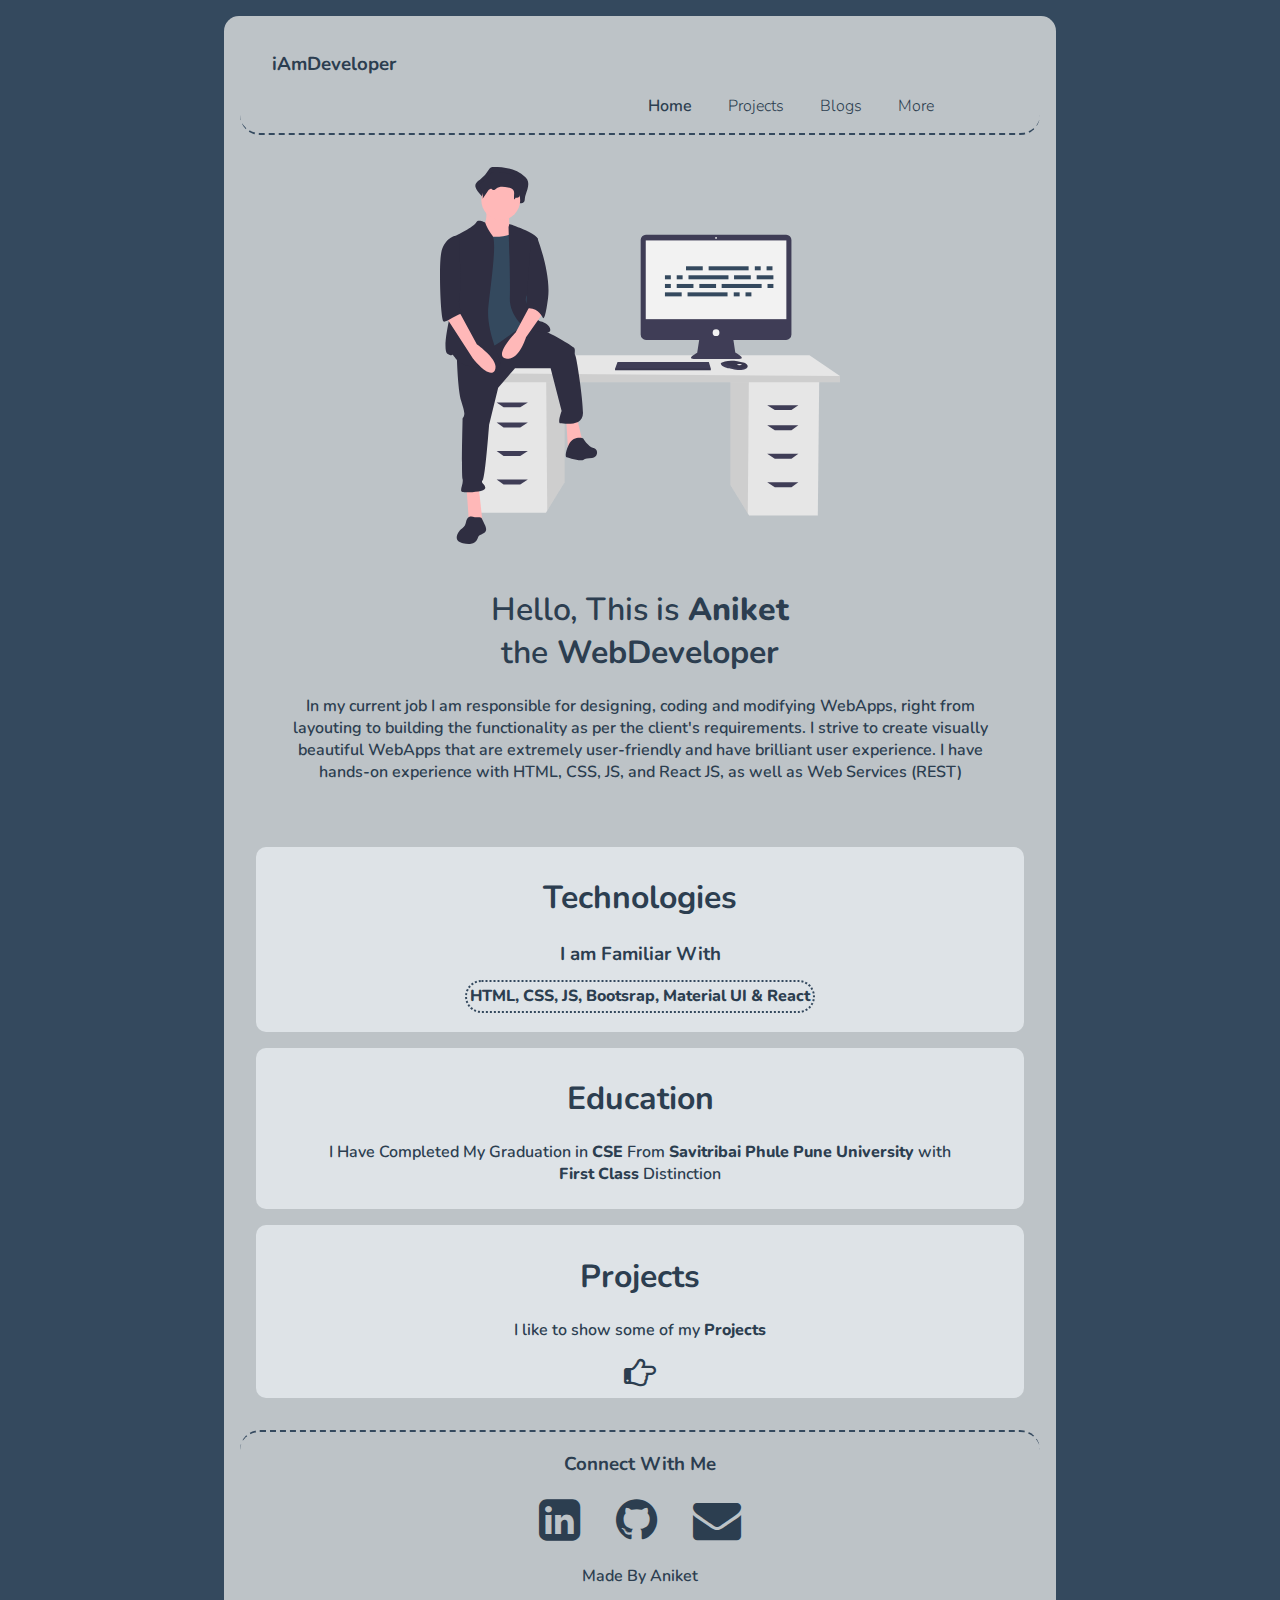
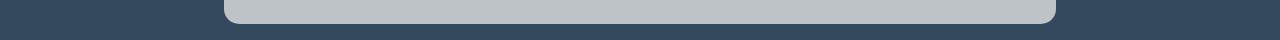
<file: index.html>
<!DOCTYPE html>
<html lang="en">
<head>
    <meta charset="UTF-8">
    <meta http-equiv="X-UA-Compatible" content="IE=edge">
    <meta name="viewport" content="width=device-width, initial-scale=1.0">
    <title>Aniket Kasale</title>
    <link rel="stylesheet" href="style.css">
    <link rel="stylesheet" href="./font-awesome-4.7.0/css/font-awesome.min.css">
    <link rel="stylesheet" href="responsive.css">
</head>
<body >
    <div class="container">
    <nav>
        <div style="font-weight:800; padding: 0rem 0rem 0rem 2rem;">
            <h3>iAmDeveloper</h3>
        </div>
        <ul>
            <li><a href="/" class="active">Home</a></li>
            <li><a href="./projects.html">Projects</a></li>
            <li><a href="./blog.html">Blogs</a></li>
            <li><a href="./certificates.html">More</a></li>
        </ul>
    </nav>
    <header>
        <img src="./images/undraw_feeling_proud_qne1.svg" alt="">
        <br>
        <h1 >
        <span style="font-weight: 600;">Hello, This is</span><span style="font-weight: 800; color: #2c3e50;"> Aniket </span><br><span style="font-weight: 600;">the</span> WebDeveloper</h1>
        <p style="font-weight: 600;">In my current job I am responsible for designing, coding and modifying WebApps, right from layouting to building the functionality as per the client's requirements. I strive to create visually beautiful WebApps that are extremely user-friendly and have brilliant user experience. I have hands-on experience with HTML, CSS, JS, and React JS, as well as Web Services (REST)</p>
    </header>
    <section>
        <h1>Technologies</h1>
        <p style="font-weight: 600;"></p> <h3>I am Familiar With </h3><span class="skills"> HTML, CSS, JS, Bootsrap, Material UI & React</span></p>
    </section>
    <section>
        <h1>Education</h1>
        <p style="font-weight: 600;">I Have Completed My Graduation in<span style="font-weight: 800; color: #2c3e50;"> CSE</span> From <span style="font-weight: 800; color: #2c3e50;"> Savitribai Phule Pune University</span> with <br> <span style="font-weight: 800; color: #2c3e50;"> First Class</span> Distinction</p>
    </section>
    <section>
        <h1>Projects</h1>
        <p style="font-weight: 600;">I like to show some of my<span style="font-weight: 800; color: #2c3e50;"> Projects</span></p>
        <a href="./projects.html"><i class="fa fa-hand-o-right fa-2x" style="color: #2c3e50;" aria-hidden="true"></i></a>
    </section>
    <footer>
        <h3>Connect With Me</h3>
       <a href="https://www.linkedin.com/in/aniket-kasale/"> <i class="fa fa-linkedin-square fa-3x" style="color: #2c3e50;" aria-hidden="true" ></i></a>
       <a href="https://github.com/aniketkasale"><i class="fa fa-github fa-3x"style="color: #2c3e50;" aria-hidden="true"></i></a>
       <a href="mailto:aniketkasale02@gmail.com"><i class="fa fa-envelope fa-3x" style="color: #2c3e50;" aria-hidden="true"></i></a>
       <h4 style="font-weight: 600;"> Made By Aniket</h4>
    </footer>
</div>
</body>
</html>
</file>
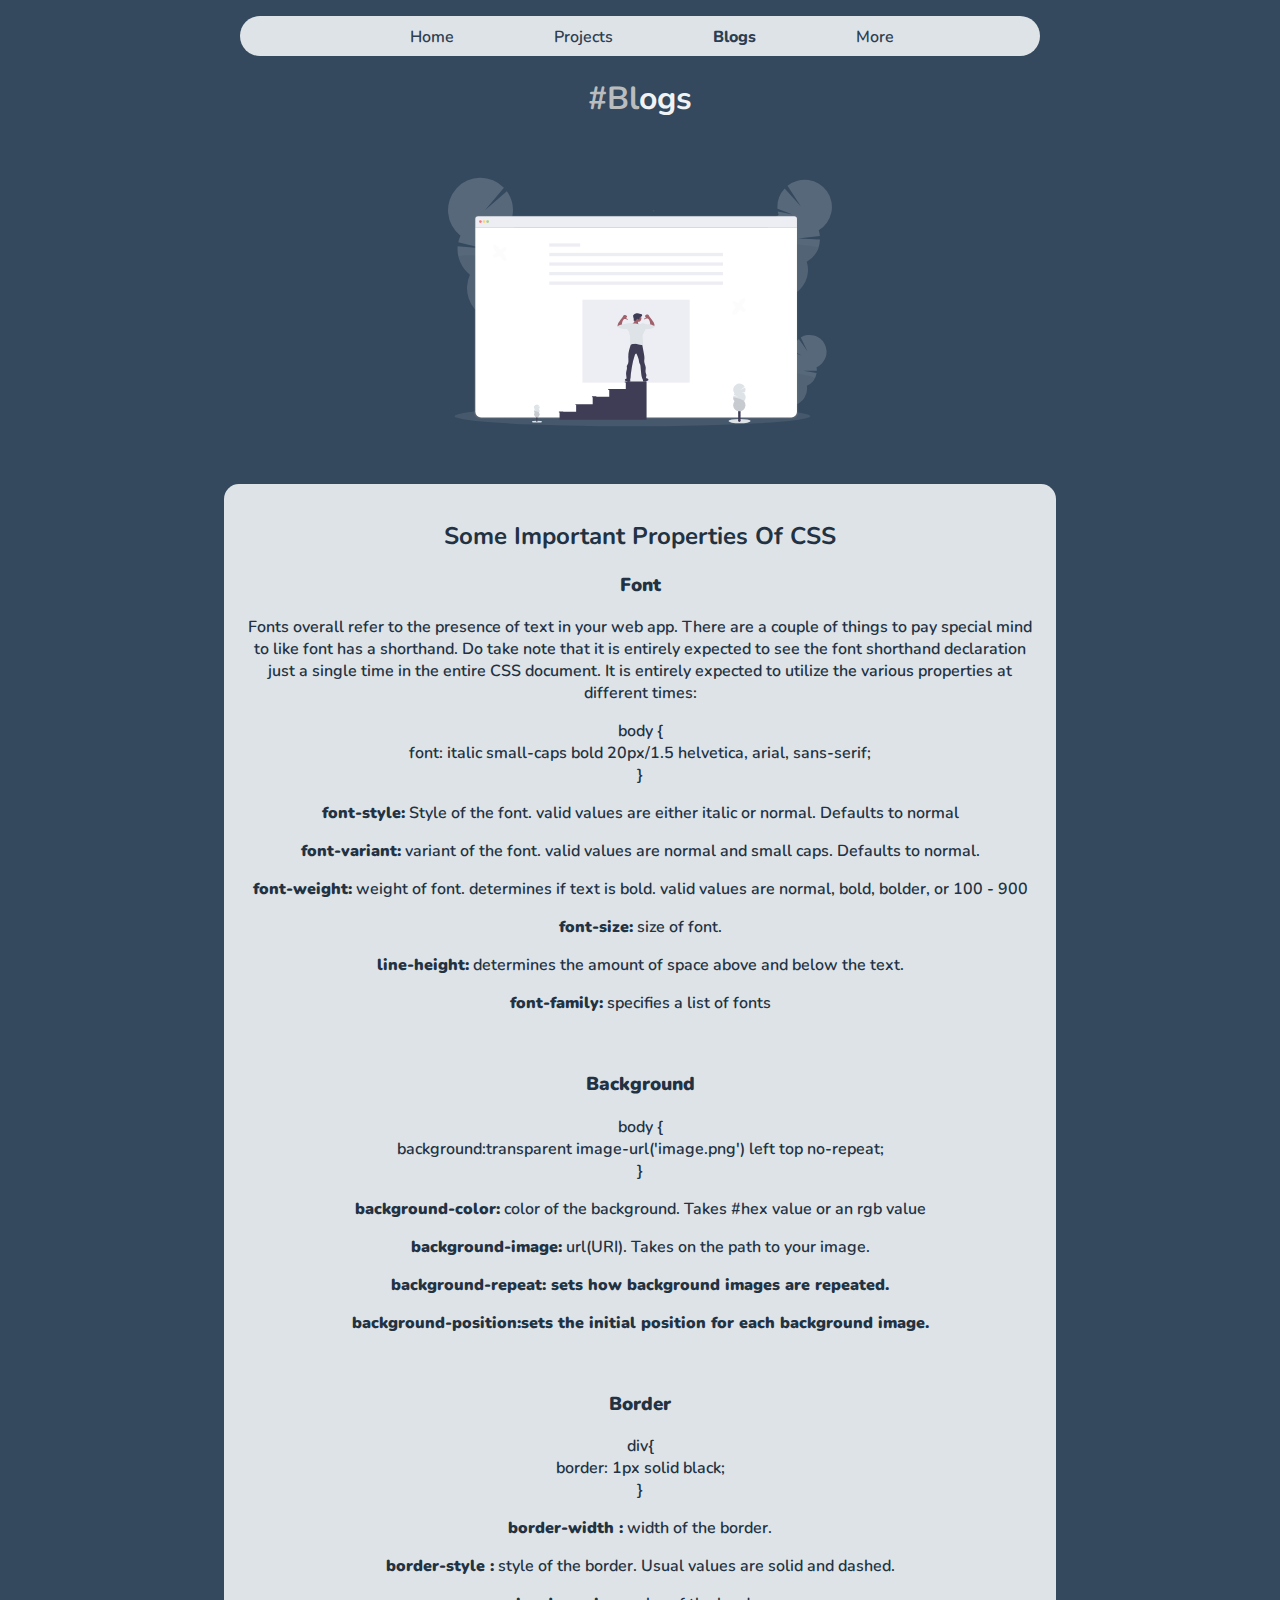
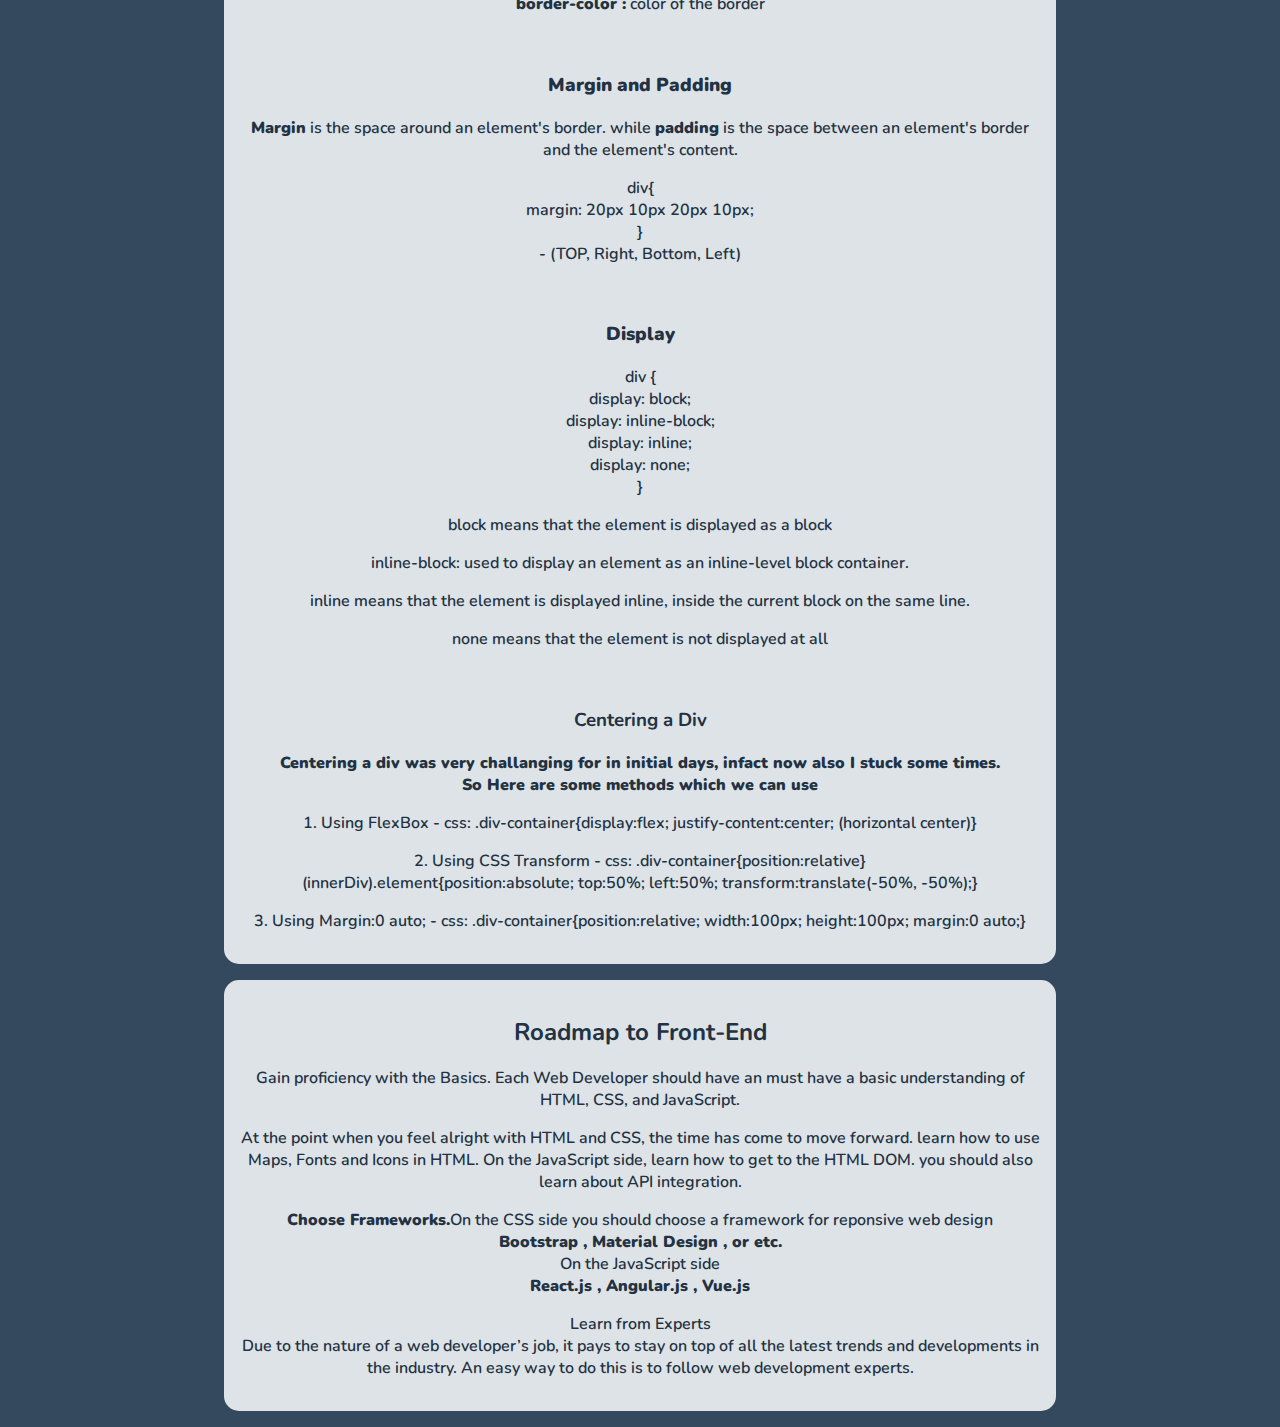
<file: blog.html>
<!DOCTYPE html>
<html lang="en">
<head>
    <meta charset="UTF-8">
    <meta http-equiv="X-UA-Compatible" content="IE=edge">
    <meta name="viewport" content="width=device-width, initial-scale=1.0">
    <title>Aniket | Blogs</title>
    <link rel="stylesheet" href="blog.css">
</head>
<body>
    <nav>
        <ul>
            <li><a href="./index.html" >Home</a></li>
            <li><a href="./projects.html" >Projects</a></li>
            <li><a href="/" class="active" >Blogs</a></li>
            <li><a href="./certificates.html">More</a></li>
        </ul>
    </nav>
    <h1 style="color: #f0f3f5;"><span style="color: #babcbd;">#Bl</span>ogs</h1>
    <img src="./images/undraw_about_me_wa29.svg" alt="">
    <div class="container">
        <h2>
            Some Important Properties Of CSS
        </h2>
        
        <h3><b>Font</b></h3>
   <p>Fonts overall refer to the presence of text in your web app. There are a couple of things to pay special mind to like font has a shorthand. Do take note that it is entirely expected to see the font shorthand declaration just a single time in the entire CSS document. It is entirely expected to utilize the various properties at different times:</p>
   <p>body { <br>
    font: italic small-caps bold 20px/1.5 helvetica, arial, sans-serif;
    <br>
}</p>
   <p><b>font-style:</b> Style of the font. valid values are either italic or normal. Defaults to normal</p>
<p><b>font-variant:</b> variant of the font. valid values are normal and small caps. Defaults to normal.</p>
<p><b>font-weight:</b> weight of font. determines if text is bold. valid values are normal, bold, bolder, or 100 - 900</p>
<p><b>font-size:</b> size of font.</p>
<p><b>line-height:</b> determines the amount of space above and below the text.</p>
<p><b>font-family:</b> specifies a list of fonts</p>
<br>
<h3><b>Background</b></h3>
<p>body { <br>
    background:transparent image-url('image.png') left top no-repeat; <br>
}</p>
<p><b>background-color:</b> color of the background. Takes #hex value or an rgb value</p>
<p><b>background-image:</b> url(URI). Takes on the path to your image.</p>
<p><b>background-repeat: sets how background images are repeated.</b></p>
<p><b>background-position:sets the initial position for each background image.</b></p>
<br>
<h3><b>Border</b></h3>
<p>div{ <br>
    border: 1px solid black;  <br>}</p>
<p><b>border-width :</b> width of the border.</p>
<p><b>border-style :</b> style of the border. Usual values are solid and dashed.</p>
<p><b>border-color :</b> color of the border</p>
<br>
<h3><b>Margin and Padding</b></h3>
<p><b>Margin</b> is the space around an element's border. while <b>padding</b> is the space between an element's border and the element's content.</p>
<p>div{ <br>
    margin: 20px  10px 20px 10px; <br>}  <br>- (TOP, Right, Bottom, Left)</p>
    <br>
    <h3><b>Display</b></h3>
    <p>div { <br>
        display: block; <br>
        display: inline-block; <br>
        display: inline; <br>
        display: none; <br>
    }</p>
    <p> block means that the element is displayed as a block</p>
    <p>inline-block: used to display an element as an inline-level block container.</p>
    <p>inline means that the element is displayed inline, inside the current block on the same line.</p>
    <p>none means that the element is not displayed at all </p>
    <br>
    <h3>
        Centering a Div
    </h3>
    
    <p><b>Centering a div was very challanging for in initial days, infact now also I stuck some times. <br>So Here are some methods which we can use</b></p>
<p>1. Using FlexBox - css: .div-container{display:flex; justify-content:center; (horizontal center)}</p>
<p>2. Using CSS Transform - css: .div-container{position:relative} <br>(innerDiv).element{position:absolute; top:50%; left:50%; transform:translate(-50%, -50%);}</p>
<p>3. Using Margin:0 auto; - css: .div-container{position:relative; width:100px; height:100px; margin:0 auto;}</p>

    </div>
 
    <div class="container">
        <h2>
            Roadmap to Front-End 
        </h2>
        
        <p>Gain proficiency with the Basics. Each Web Developer should have an must have a basic understanding of HTML, CSS, and JavaScript.</p>
       
        <p>At the point when you feel alright with HTML and CSS, the time has come to move forward. 

            learn how to use Maps, Fonts and Icons in HTML. 
            
            On the JavaScript side, learn how to get to the HTML DOM. 
            
            you should also learn about API integration.</p> 
            
        <p> <b>Choose Frameworks.</b>On the CSS side you should choose a framework for reponsive web design <br><b>Bootstrap  ,  Material Design , or etc. </b> <br> On the JavaScript side  <br><b>React.js  ,  Angular.js  ,  Vue.js</b></p>
    <p>Learn from Experts <br>
        Due to the nature of a web developer’s job, it pays to stay on top of all the latest trends and developments in the industry. An easy way to do this is to follow web development experts.</p>
    </div>
    
</body>
</html>
</file>
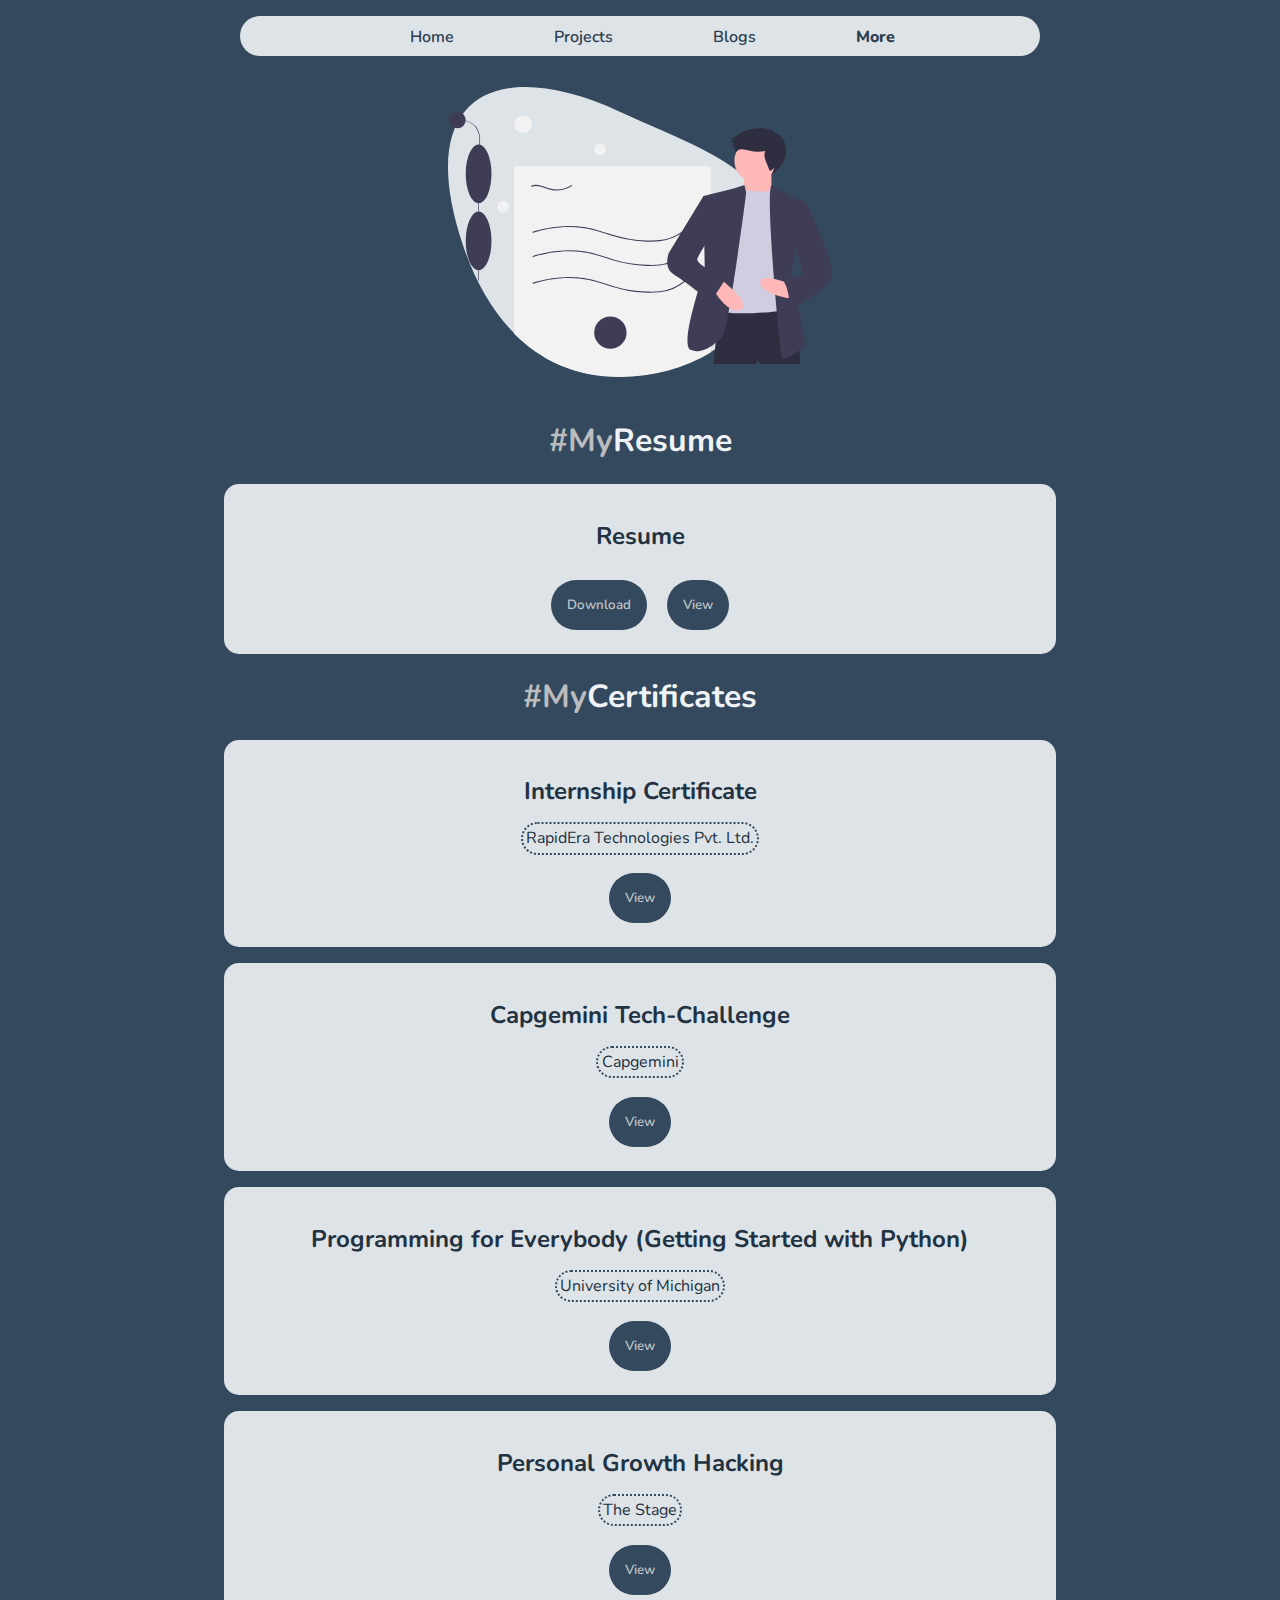
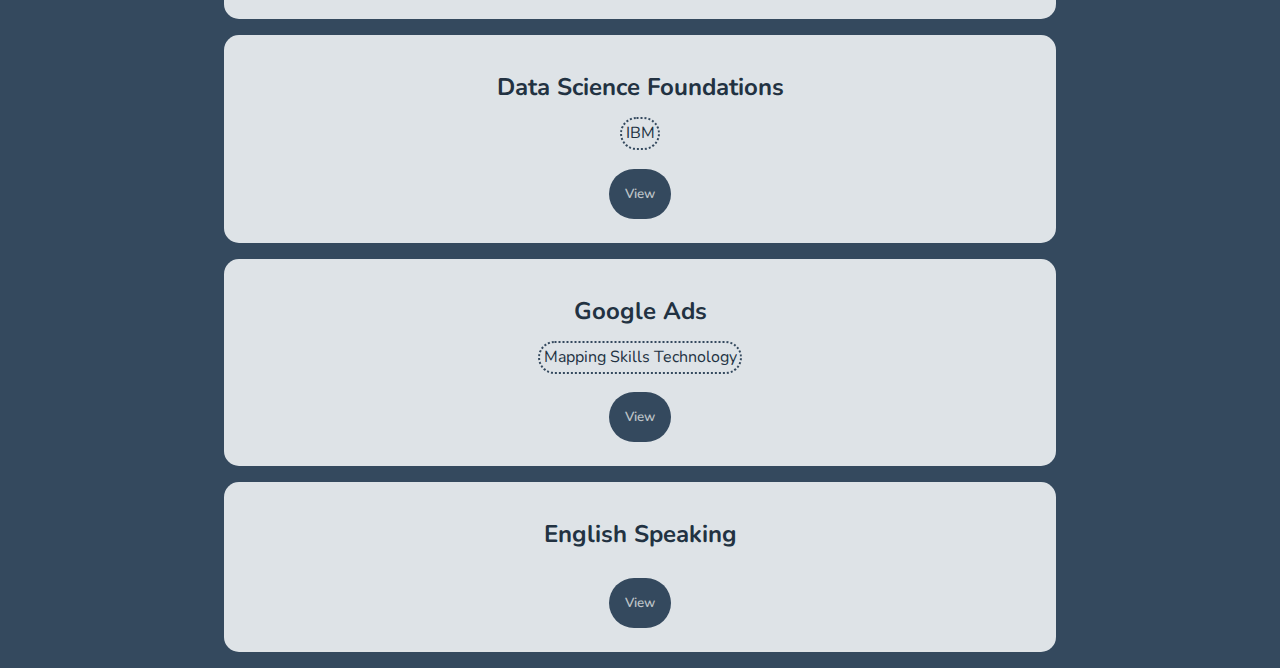
<file: certificates.html>
<!DOCTYPE html>
<html lang="en">
<head>
    <meta charset="UTF-8">
    <meta http-equiv="X-UA-Compatible" content="IE=edge">
    <meta name="viewport" content="width=device-width, initial-scale=1.0">
    <title>Aniket | Projects</title>
    <link rel="stylesheet" href="certificates.css">
</head>
<body>
    <nav>
        <ul>
            <li><a href="./index.html" >Home</a></li>
            <li><a href="/" >Projects</a></li>
            <li><a href="./blog.html" >Blogs</a></li>
            <li><a href="./certificates.html" class="active" >More</a></li>
        </ul>
    </nav>
    
    <img src="./images/undraw_certificate_343v.svg" alt="">
    <h1 style="color: #f0f3f5;"><span style="color: #babcbd;">#My</span>Resume</h1>
    <div class="container">
        <h2>
            Resume 
        </h2>
        
        <p></p>
        <button><a href="./Resume/Resume (3).pdf" download="">Download</a></button> 
        <button><a target="_blank" href="https://drive.google.com/file/d/1Jdlh_TzH0hnYG_HQkZGzYjENtzs-1lPN/view?usp=sharing">View</a></button> 

    </div>

    <h1 style="color: #f0f3f5;"><span style="color: #babcbd;">#My</span>Certificates</h1>
    
    <div class="container">
        <h2>
            Internship Certificate
        </h2>
        <span >RapidEra Technologies Pvt. Ltd.</span>
        <p></p>
        <button><a target="_blank" href="https://drive.google.com/file/d/176gnJe2x9EzHdxRXbXssuO0GkFKviCIl/view?usp=sharing">View</a></button> 
    </div>
    <div class="container">
        <h2>
            Capgemini Tech-Challenge
        </h2>
        <span >Capgemini</span>
        <p></p>
        <button><a target="_blank" href="https://drive.google.com/file/d/1yal9spgpMwkt-3kFmC1Wk8faDXefqL3M/view?usp=sharing">View</a></button> 
    </div>
    <div class="container">
        <h2>
            Programming for Everybody (Getting Started with Python)
        </h2>
        <span > University of Michigan </span>
        <p></p>
        <button><a target="_blank" href="https://drive.google.com/file/d/1ZzyOEn6rbRNd8fbAmOrqdz5Olspd0Kdf/view?usp=sharing"> View</a></button> 

    </div>
    <div class="container">
        <h2>
            Personal Growth Hacking
        </h2>
        <span > The Stage </span>
        <p></p>
        <button><a target="_blank" href="https://drive.google.com/file/d/1s5HK0mezLmeGaaWqwy2U9sd6th5_c_Lp/view?usp=sharing"> View</a></button> 

    </div>
    <div class="container">
        <h2>
            Data Science Foundations
        </h2>
        <span > IBM </span>
        <p></p>
        <button><a target="_blank" href="https://drive.google.com/file/d/1k5GkF9Ll8gAeEh7vc9mThD8KL37_RqTn/view?usp=sharing"> View</a></button> 

    </div>
    <div class="container">
        <h2>
            Google Ads
        </h2>
        <span > Mapping Skills Technology </span>
        <p></p>
        <button><a target="_blank" href="https://drive.google.com/file/d/1Kpy3nsf63s3Z8MVFvcUBPVTpqd-7en5n/view?usp=sharing"> View</a></button> 

    </div>
    <div class="container">
        <h2>
            English Speaking
        </h2>
        
        <p></p>
        <button><a target="_blank" href="https://drive.google.com/file/d/16As2DxTDMUMVjO82pWM1SDaSf9jQDxz1/view?usp=sharing"> View</a></button> 

    </div>
    
    
</body>
</html>
</file>
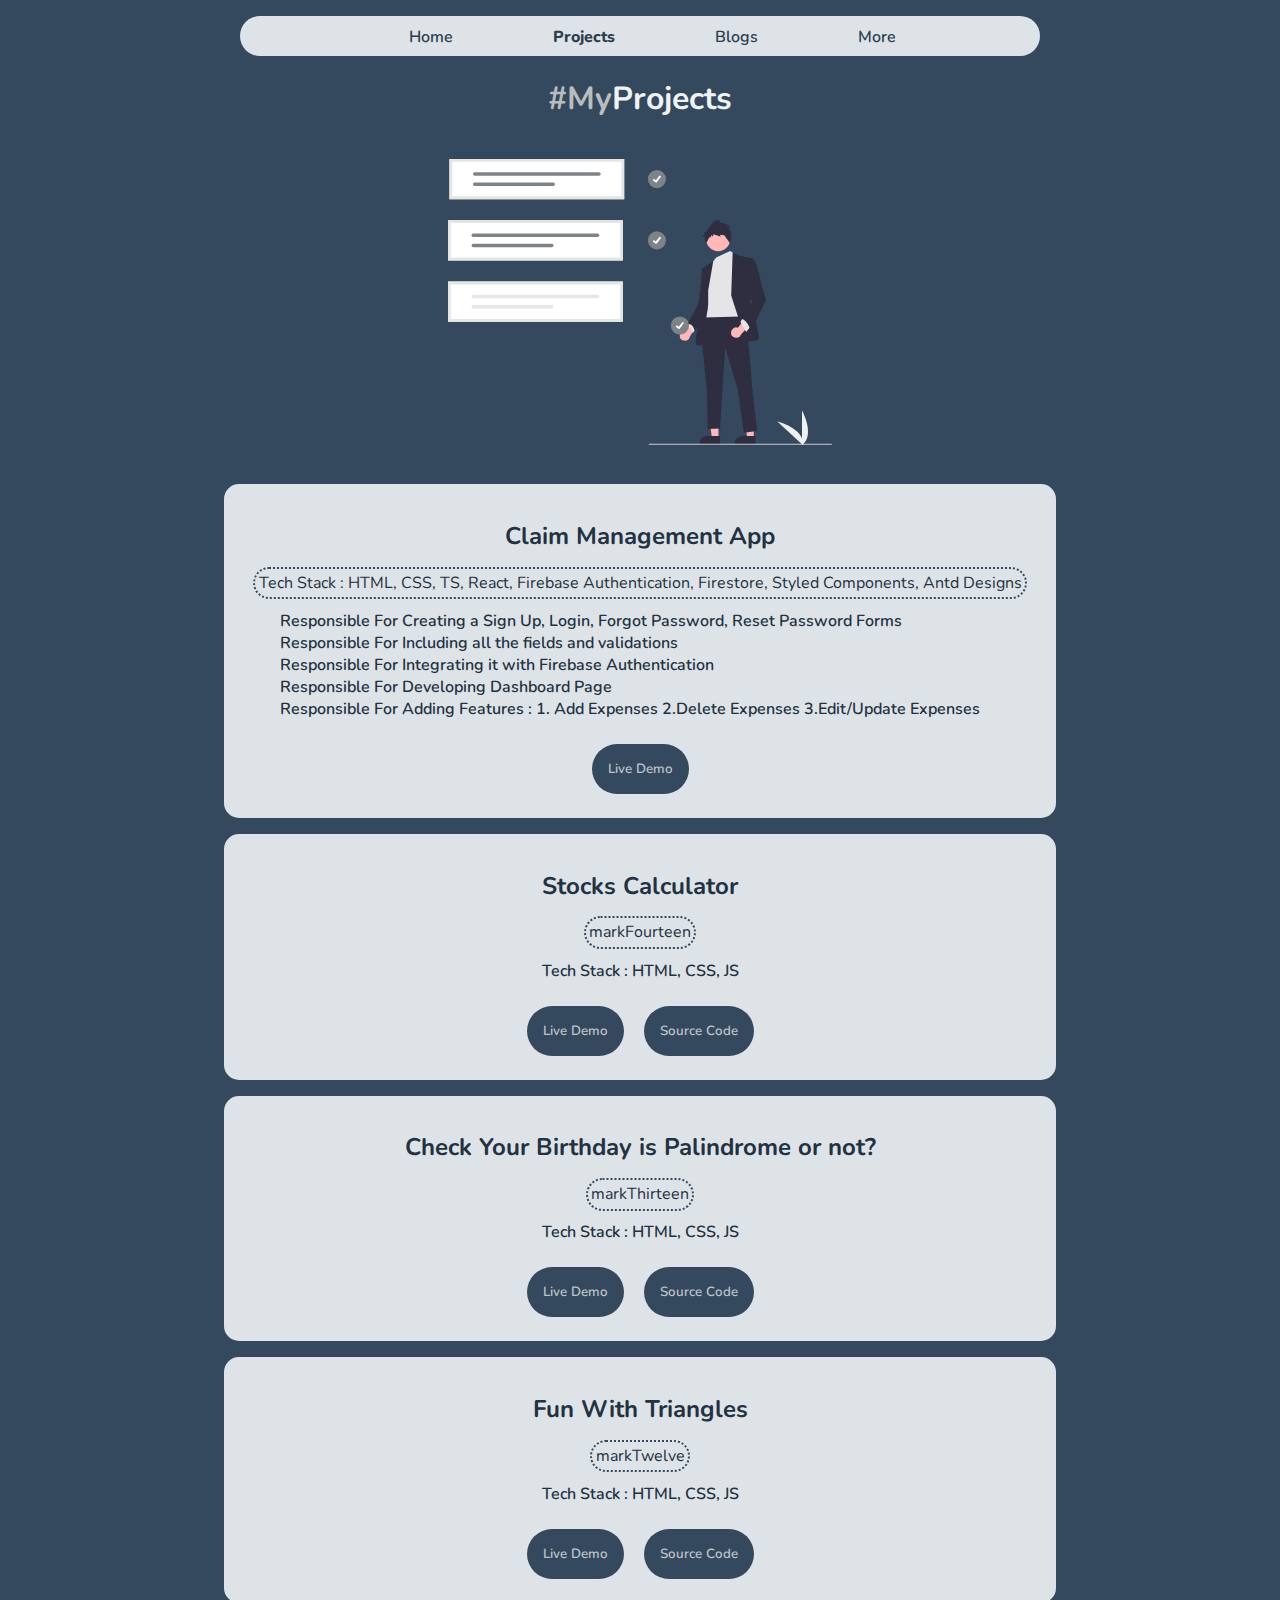
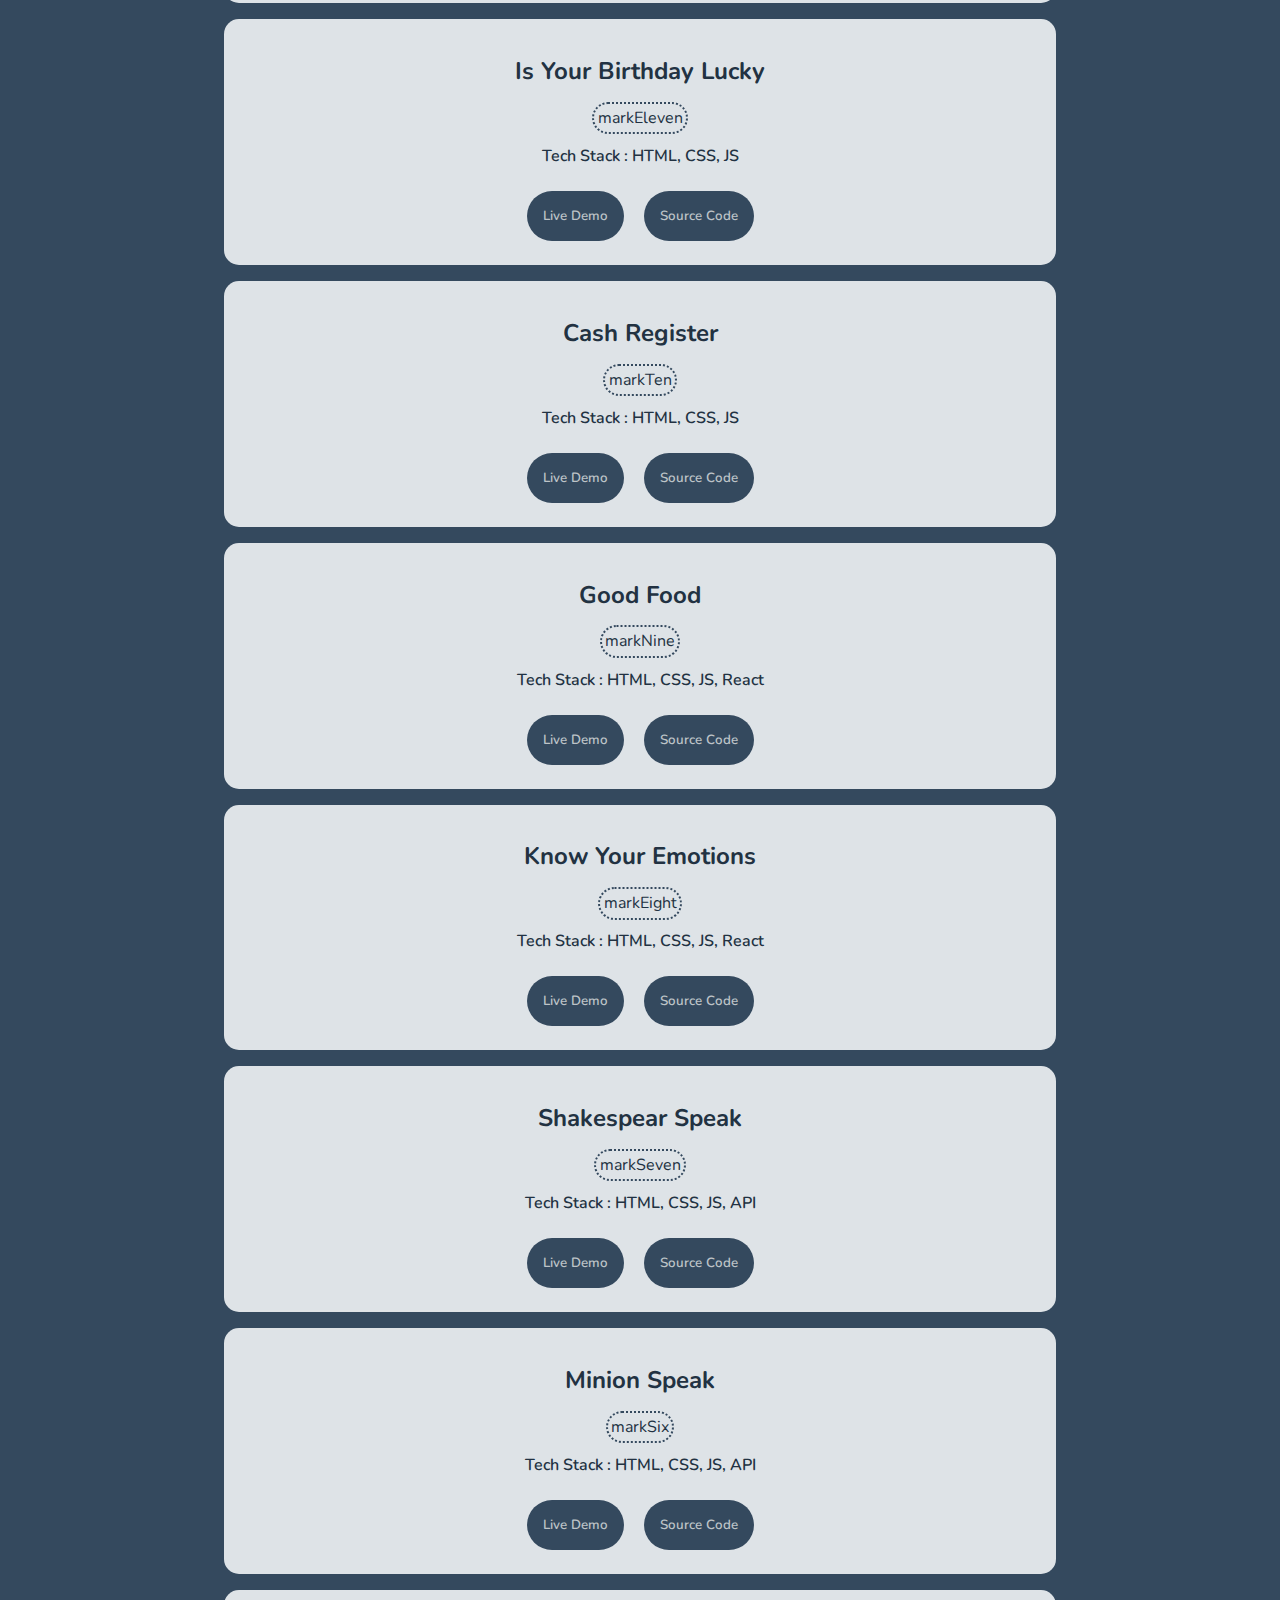
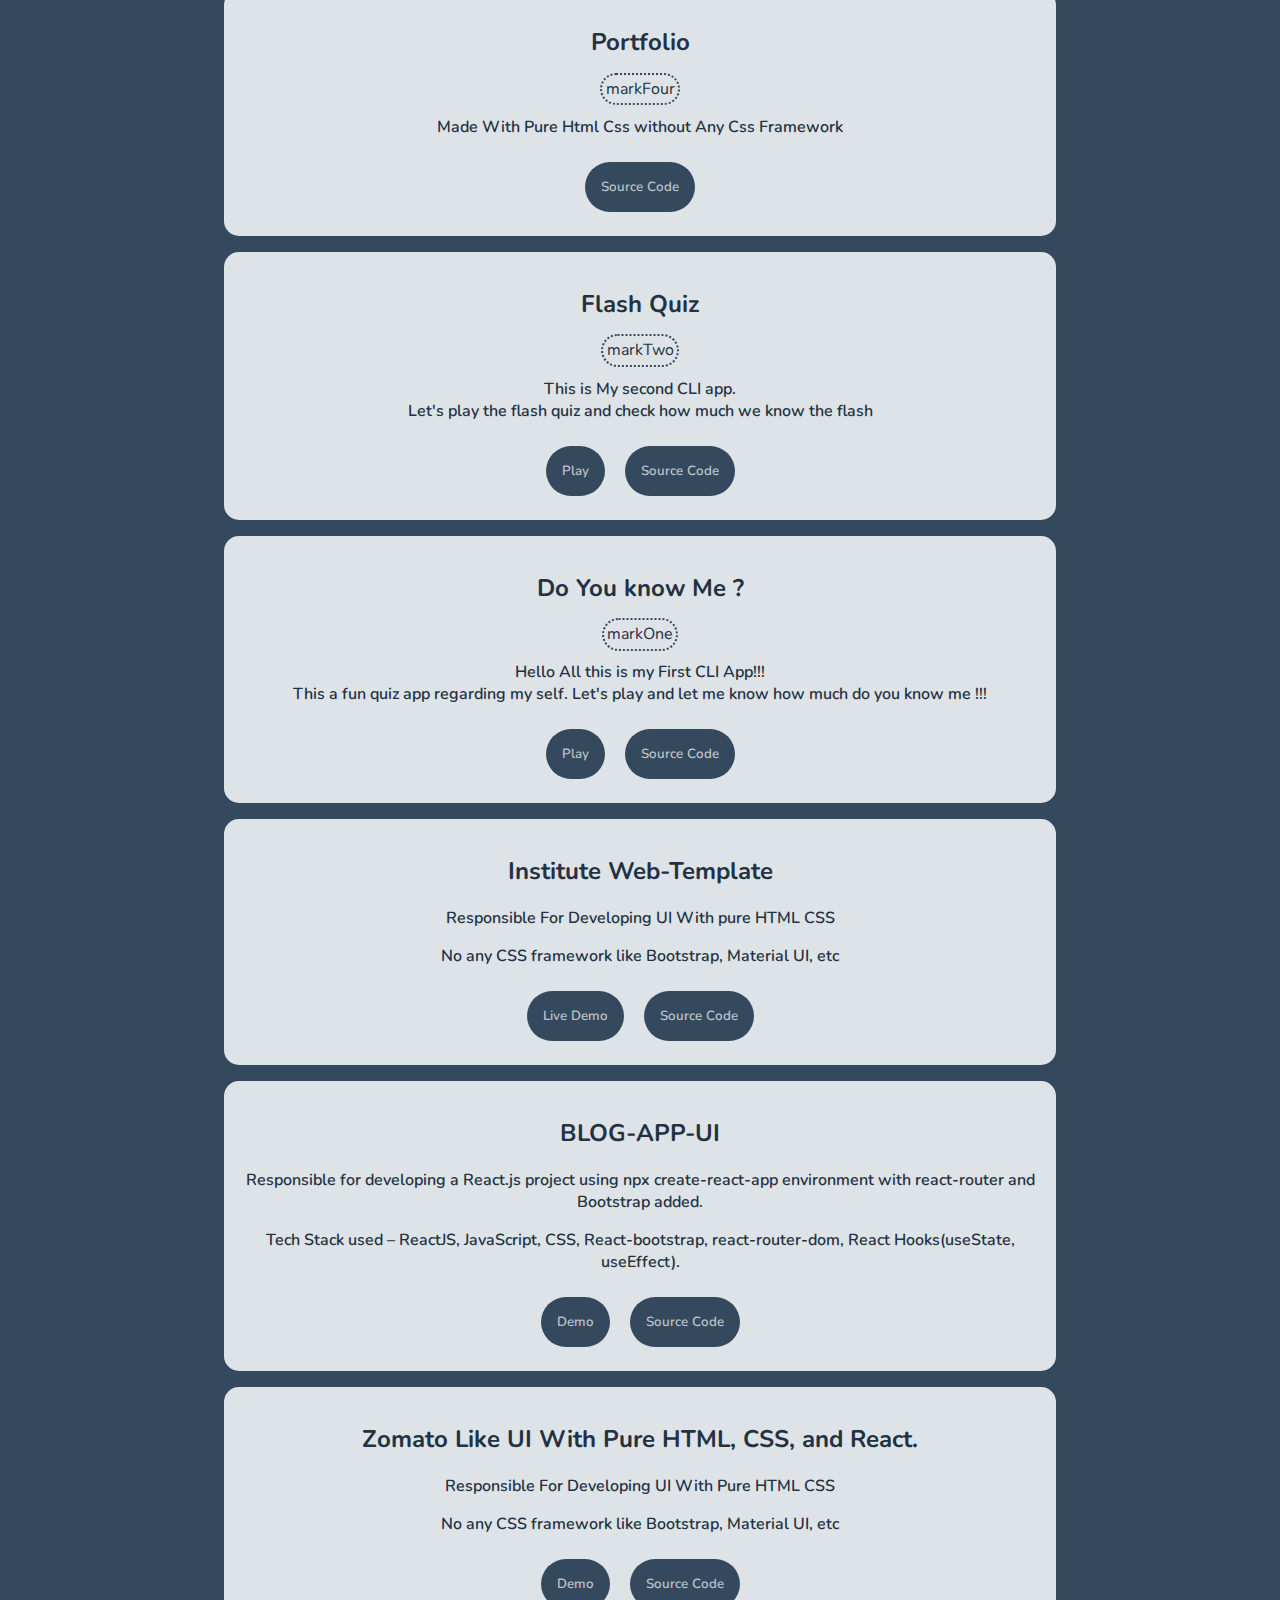
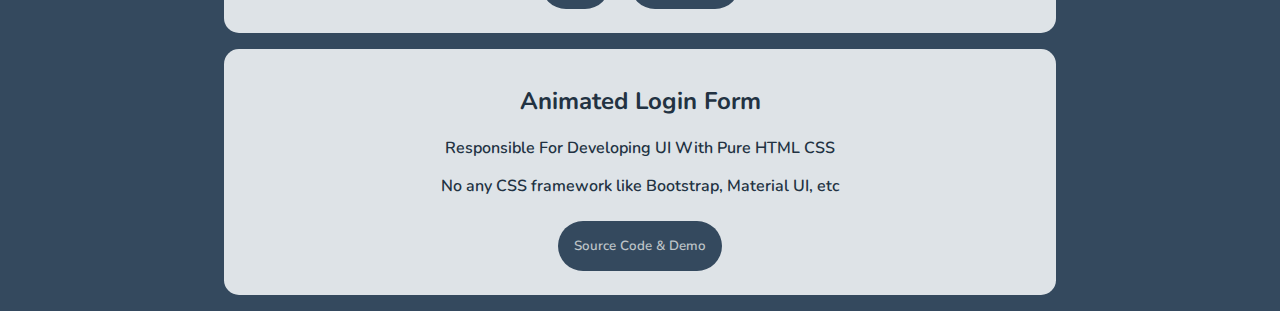
<file: projects.html>
<!DOCTYPE html>
<html lang="en">

<head>
    <meta charset="UTF-8" />
    <meta http-equiv="X-UA-Compatible" content="IE=edge" />
    <meta name="viewport" content="width=device-width, initial-scale=1.0" />
    <title>Aniket | Projects</title>
    <link rel="stylesheet" href="projects.css" />
</head>

<body>
    <nav>
        <ul>
            <li><a href="/">Home</a></li>
            <li><a href="./projects.html" class="active">Projects</a></li>
            <li><a href="./blog.html">Blogs</a></li>
            <li><a href="./certificates.html">More</a></li>
        </ul>
    </nav>
    <h1 style="color: #f0f3f5">
        <span style="color: #babcbd">#My</span>Projects
    </h1>
    <img src="./images/undraw_Project_completed_re_pqqq.svg" alt="" />
    <div class="container">
        <h2>Claim Management App</h2>
        <span>
            Tech Stack : HTML, CSS, TS, React, Firebase Authentication, Firestore,
            Styled Components, Antd Designs
        </span>
        <p>
            <ol style="text-align: left;">
                <li>Responsible For Creating a Sign Up, Login, Forgot Password, Reset Password Forms</li>
                <li>Responsible For Including all the fields and validations</li>
                <li>Responsible For Integrating it with Firebase Authentication </li>
                <li>Responsible For Developing Dashboard Page </li>
                <li>Responsible For Adding Features : 1. Add Expenses 2.Delete Expenses 3.Edit/Update Expenses</li>

            </ol>
        </p>
        <button>
            <a target="_blank" href="https://aniket--red-training.netlify.app/">
                Live Demo</a>
        </button>
    </div>
    <div class="container">
        <h2>Stocks Calculator</h2>
        <span>markFourteen</span>
        <p>Tech Stack : HTML, CSS, JS</p>
        <button>
            <a target="_blank" href="https://stockscalc.netlify.app/"> Live Demo</a>
        </button>
        <button>
            <a target="_blank" href="https://github.com/aniketkasale/stocksCalc">
                Source Code</a>
        </button>
    </div>
    <div class="container">
        <h2>Check Your Birthday is Palindrome or not?</h2>
        <span>markThirteen</span>
        <p>Tech Stack : HTML, CSS, JS</p>
        <button>
            <a target="_blank" href="https://checkbirthdaypalindrome.netlify.app/">
                Live Demo</a>
        </button>
        <button>
            <a target="_blank" href="https://github.com/aniketkasale/CheckbirthdayPalindrome">
                Source Code</a>
        </button>
    </div>
    <div class="container">
        <h2>Fun With Triangles</h2>
        <span>markTwelve</span>
        <p>Tech Stack : HTML, CSS, JS</p>
        <button>
            <a target="_blank" href="https://funtrianglesaniket.netlify.app/">
                Live Demo</a>
        </button>
        <button>
            <a target="_blank" href="https://github.com/aniketkasale/Triangle">
                Source Code</a>
        </button>
    </div>
    <div class="container">
        <h2>Is Your Birthday Lucky</h2>
        <span>markEleven</span>
        <p>Tech Stack : HTML, CSS, JS</p>
        <button>
            <a target="_blank" href="https://ismybirthdaylucky.netlify.app/">
                Live Demo</a>
        </button>
        <button>
            <a target="_blank" href="https://github.com/aniketkasale/BirthdayLucky">
                Source Code</a>
        </button>
    </div>
    <div class="container">
        <h2>Cash Register</h2>
        <span>markTen</span>
        <p>Tech Stack : HTML, CSS, JS</p>
        <button>
            <a target="_blank" href="https://cashregisteraniket.netlify.app/">
                Live Demo</a>
        </button>
        <button>
            <a target="_blank" href="https://github.com/aniketkasale/Cash_Register">
                Source Code</a>
        </button>
    </div>
    <div class="container">
        <h2>Good Food</h2>
        <span>markNine</span>
        <p>Tech Stack : HTML, CSS, JS, React</p>
        <button>
            <a target="_blank" href="https://x6wts.codesandbox.io/"> Live Demo</a>
        </button>
        <button>
            <a target="_blank" href="https://codesandbox.io/s/goodfood-x6wts?file=/src/App.js">
                Source Code</a>
        </button>
    </div>
    <div class="container">
        <h2>Know Your Emotions</h2>
        <span>markEight</span>
        <p>Tech Stack : HTML, CSS, JS, React</p>
        <button>
            <a target="_blank" href="https://f4006.codesandbox.io/"> Live Demo</a>
        </button>
        <button>
            <a target="_blank" href="https://codesandbox.io/s/confident-dewdney-f4006?file=/src/App.js">
                Source Code</a>
        </button>
    </div>
    <div class="container">
        <h2>Shakespear Speak</h2>
        <span>markSeven</span>
        <p>Tech Stack : HTML, CSS, JS, API</p>
        <button>
            <a target="_blank" href="https://shakespearspeak.netlify.app/">
                Live Demo</a>
        </button>
        <button>
            <a target="_blank" href="https://github.com/aniketkasale/Shakespear_Speak">
                Source Code</a>
        </button>
    </div>
    <div class="container">
        <h2>Minion Speak</h2>
        <span>markSix</span>
        <p>Tech Stack : HTML, CSS, JS, API</p>
        <button>
            <a target="_blank" href="https://miniontranslate1.netlify.app/">
                Live Demo</a>
        </button>
        <button>
            <a target="_blank" href="https://github.com/aniketkasale/Minion_Speak">
                Source Code</a>
        </button>
    </div>
    <div class="container">
        <h2>Portfolio</h2>
        <span>markFour</span>
        <p>Made With Pure Html Css without Any Css Framework</p>
        <button>
            <a target="_blank" href="https://github.com/aniketkasale/Portfolio">
                Source Code</a>
        </button>
    </div>
    <div class="container">
        <h2>Flash Quiz</h2>
        <span>markTwo</span>
        <p>
            This is My second CLI app. <br />
            Let's play the flash quiz and check how much we know the flash
        </p>
        <button>
            <a target="_blank" href="https://replit.com/@aniketkasale02/Flash#index.js?embed=1&output=1">
                Play</a>
        </button>
        <button>
            <a href="https://github.com/aniketkasale/Flash-Quiz"> Source Code</a>
        </button>
    </div>
    <div class="container">
        <h2>Do You know Me ?</h2>
        <span>markOne</span>
        <p>
            Hello All this is my First CLI App!!! <br />
            This a fun quiz app regarding my self. Let's play and let me know how
            much do you know me !!!
        </p>
        <button>
            <a target="_blank" href="https://replit.com/@aniketkasale02/Do-You-Know-Me#index.js?embed=1&output=1">
                Play</a>
        </button>
        <button>
            <a href="https://github.com/aniketkasale/Do-you-know-me">
                Source Code</a>
        </button>
    </div>
    <div class="container">
        <h2>Institute Web-Template</h2>
        <p>Responsible For Developing UI With pure HTML CSS</p>
        <p>No any CSS framework like Bootstrap, Material UI, etc</p>
        <button>
            <a target="_blank" href="https://institute-web.netlify.app/">Live Demo</a>
        </button>
        <button>
            <a target="_blank" href="https://github.com/aniketkasale/InstituteSiteTemplate">
                Source Code</a>
        </button>
    </div>
    <div class="container">
        <h2>BLOG-APP-UI</h2>
        <p>
            Responsible for developing a React.js project using npx create-react-app
            environment with react-router and Bootstrap added.
        </p>
        <p>
            Tech Stack used – ReactJS, JavaScript, CSS, React-bootstrap,
            react-router-dom, React Hooks(useState, useEffect).
        </p>

        <button>
            <a target="_blank"
                href="https://www.linkedin.com/posts/aniket-kasale_javascript-html-css-activity-6802485715495202816-r_G_">
                Demo</a>
        </button>
        <button>
            <a href="https://github.com/aniketkasale/Blog-App"> Source Code</a>
        </button>
    </div>
    <div class="container">
        <h2>Zomato Like UI With Pure HTML, CSS, and React.</h2>
        <p>Responsible For Developing UI With Pure HTML CSS</p>
        <p>No any CSS framework like Bootstrap, Material UI, etc</p>
        <button>
            <a target="_blank"
                href="https://www.linkedin.com/posts/aniket-kasale_html-css-javascript-activity-6803332388412821504-_1gq">
                Demo</a>
        </button>
        <button>
            <a href="https://github.com/aniketkasale/zomotoLikeUi"> Source Code</a>
        </button>
    </div>
    <div class="container">
        <h2>Animated Login Form</h2>
        <p>Responsible For Developing UI With Pure HTML CSS</p>
        <p>No any CSS framework like Bootstrap, Material UI, etc</p>
        <button>
            <a target="_blank" href="https://codepen.io/aniketkasale/pen/JjWXQvE">
                Source Code & Demo</a>
        </button>
    </div>
</body>

</html>
</file>
<file: style.css>
@import url('https://fonts.googleapis.com/css2?family=Nunito:wght@200;300;600;800&display=swap');

body{
    margin: 0;
    padding: 0;
    background-color: #34495e;
    font-family: 'Nunito', sans-serif;
    color: #2c3e50;
}
.container{
    max-width: 800px;
    height: 100%;
    background-color: #bdc3c7;
    margin:1rem auto;
    border-radius: 15px;
    padding: 1rem;
}
nav ul{
    margin: 1rem 0rem 1rem 22rem;

}
nav ul li{
    list-style: none;
    display: inline;
    padding: 1rem;
    
}
nav ul li a{
    text-decoration: none;
    color: #2c3e50;
    font-weight: 300;
    
}
nav ul li .active{
    font-weight: 600;
}
nav{
    border-bottom: 2px dashed #34495e;
    border-radius: 20px;
}
header{
    padding: 2rem;
    text-align: center;
}
header img{
    max-width: 400px;
    display: block;
    margin: auto;
 
}
section{
    background-color: #dee3e7;
    border-radius: 10px;
    text-align: center;
    padding: .5rem;
    margin: 1rem;
}
section .skills{
    font-weight: 800; color: #2c3e50; border: 2px dotted #34495e;
    border-radius: 20px;
    padding: 0.2rem;
}
footer{
    text-align: center;
    border-top: 2px dashed #34495e;
    border-radius: 20px;
    margin-top: 2rem;
}
footer a{
    padding: 0rem 1rem;

}
</file>
<file: responsive.css>
@media screen and (max-width:768px) {
    .container{
        max-width: 600px;
      
    }
    nav ul{
        margin: 1rem 0rem 1rem 10rem;
    
    }
    header img{
        max-width: 400px;
        display: block;
        margin: auto;
     
    }
}

@media screen and (max-width:576px) {
    .container{
        max-width: 300px;
      
    }
    nav ul{
        margin: 1rem 0rem 1rem 33.5px;
    
    }
    header img{
        max-width: 200px;
        display: block;
        margin: auto;
     
    }
    nav ul li{
        
        padding: 3px;
        
    }
    header p{
        font-size: smaller;
    }
    section{
      font-size:x-small;
    }
    footer{
        font-size: smaller;
    }
    
}
</file>
<file: blog.css>
@import url('https://fonts.googleapis.com/css2?family=Nunito:wght@200;300;600;800&display=swap');
body{
    margin: 0;
    padding: 0;
    background-color: #34495e;
    font-family: 'Nunito', sans-serif;
    color: #2c3e50;
    text-align: center;
}
nav ul{
    margin: 1rem 0rem 1rem -1rem;

}
nav ul li{
    list-style: none;
    display: inline;
    padding: 3rem;
    position: relative;
    bottom: -10px;
    
}
nav ul li a{
    text-decoration: none;
    color: #2c3e50;
    font-weight: 600;
    
}
nav ul li .active{
    font-weight: 800;
}
nav{
    max-width: 800px;
    border-bottom: 2px dashed #dee3e7;
    border-radius: 20px;
    background-color: #dee3e7;
    margin:1rem auto;
}
img{
    height: 20rem;
    width: 24rem;
}
.container{
    max-width: 800px;
    height: 100%;
    background-color: #dee3e7;
    margin:1rem auto;
    border-radius: 15px;
    padding: 1rem;
    text-align: center;
    color: #223242;
}
.container p{
    font-weight: 600;
}

@media screen and (max-width:768px) {
    .container{
        max-width: 600px;
      
    }
    
    nav{
        max-width: 600px;
    }
    nav ul li{
        padding: 2rem;
    }
}

@media screen and (max-width:576px) {
    .container{
        max-width: 300px;
      
    }
    nav{
        max-width: 314px;
    }
    nav ul{
        margin: 1rem 0rem 1rem -2rem;
    font-size: 14px;
    }

    nav ul li {
        list-style: none;
        display: inline;
        padding: .5rem;
        position: relative;
        bottom: -10px;
        left: -6px;
    }
    img{
        height: 14rem;
        width: 17rem;
    }
}
</file>
<file: certificates.css>
@import url('https://fonts.googleapis.com/css2?family=Nunito:wght@200;300;600;800&display=swap');
body{
    margin: 0;
    padding: 0;
    background-color: #34495e;
    font-family: 'Nunito', sans-serif;
    color: #2c3e50;
    text-align: center;
}
nav ul{
    margin: 1rem 0rem 1rem -1rem;

}
nav ul li{
    list-style: none;
    display: inline;
    padding: 3rem;
    position: relative;
    bottom: -10px;
    
}
nav ul li a{
    text-decoration: none;
    color: #2c3e50;
    font-weight: 600;
    
}
nav ul li .active{
    font-weight: 800;
}
nav{
    max-width: 800px;
    border-bottom: 2px dashed #dee3e7;
    border-radius: 20px;
    background-color: #dee3e7;
    margin:1rem auto;
}
img{
    height: 20rem;
    width: 24rem;
}
.container{
    max-width: 800px;
    height: 100%;
    background-color: #dee3e7;
    margin:1rem auto;
    border-radius: 15px;
    padding: 1rem;
    text-align: center;
    color: #223242;
}
.container span{
border: 2px dotted #34495e;
border-radius: 20px;
padding: 0.2rem;
}
.container p{
    font-weight: 600;
}
.container li{
    list-style: none;
    font-weight: 600;
}
.container button{
    background-color:#34495e ;
    
    border-radius: 30px;
    border: none;
    padding: 1rem;
    font-family:'Nunito', sans-serif; 
    font-weight: 600;
    margin: 0.5rem;
}
.container button a{
    text-decoration: none;
    color: #bdc3c7;
}
@media screen and (max-width:768px) {
    .container{
        max-width: 600px;
      
    }
    nav{
        max-width: 600px;
    }
    nav ul li{
        padding: 2rem;
    }
}

@media screen and (max-width:576px) {
    .container{
        max-width: 300px;
      
    }
    nav{
        max-width: 314px;
    }
    nav ul{
        margin: 1rem 0rem 1rem -2rem;
    font-size: 14px;
    }
    nav ul li {
        list-style: none;
        display: inline;
        padding: .5rem;
        position: relative;
        bottom: -10px;
        left: -6px;
    }
    img{
        height: 14rem;
        width: 17rem;
    }
}
</file>
<file: projects.css>
@import url('https://fonts.googleapis.com/css2?family=Nunito:wght@200;300;600;800&display=swap');
body{
    margin: 0;
    padding: 0;
    background-color: #34495e;
    font-family: 'Nunito', sans-serif;
    color: #2c3e50;
    text-align: center;
}
nav ul{
    margin: 1rem 0rem 1rem -1rem;

}
nav ul li{
    list-style: none;
    display: inline;
    padding: 3rem;
    position: relative;
    bottom: -10px;
    
}
nav ul li a{
    text-decoration: none;
    color: #2c3e50;
    font-weight: 600;
    
}
nav ul li .active{
    font-weight: 800;
}
nav{
    max-width: 800px;
    border-bottom: 2px dashed #dee3e7;
    border-radius: 20px;
    background-color: #dee3e7;
    margin:1rem auto;
}
img{
    height: 20rem;
    width: 24rem;
}
.container{
    max-width: 800px;
    height: 100%;
    background-color: #dee3e7;
    margin:1rem auto;
    border-radius: 15px;
    padding: 1rem;
    text-align: center;
    color: #223242;
}
.container span{
border: 2px dotted #34495e;
border-radius: 20px;
padding: 0.2rem;
}
.container p{
    font-weight: 600;
}
.container li{
    list-style: none;
    font-weight: 600;
}
.container button{
    background-color:#34495e ;
    
    border-radius: 30px;
    border: none;
    padding: 1rem;
    font-family:'Nunito', sans-serif; 
    font-weight: 600;
    margin: 0.5rem;
}
.container button a{
    text-decoration: none;
    color: #bdc3c7;
}
@media screen and (max-width:768px) {
    .container{
        max-width: 600px;
      
    }
    nav{
        max-width: 600px;
    }
}

@media screen and (max-width:576px) {
    .container{
        max-width: 300px;
      
    }
    nav{
        max-width: 300px;
    }
    nav ul li {
        list-style: none;
        display: inline;
        padding: .5rem;
        position: relative;
        bottom: -10px;
        left: -6px;
    }
    img{
        height: 14rem;
        width: 17rem;
    }
}
</file>
